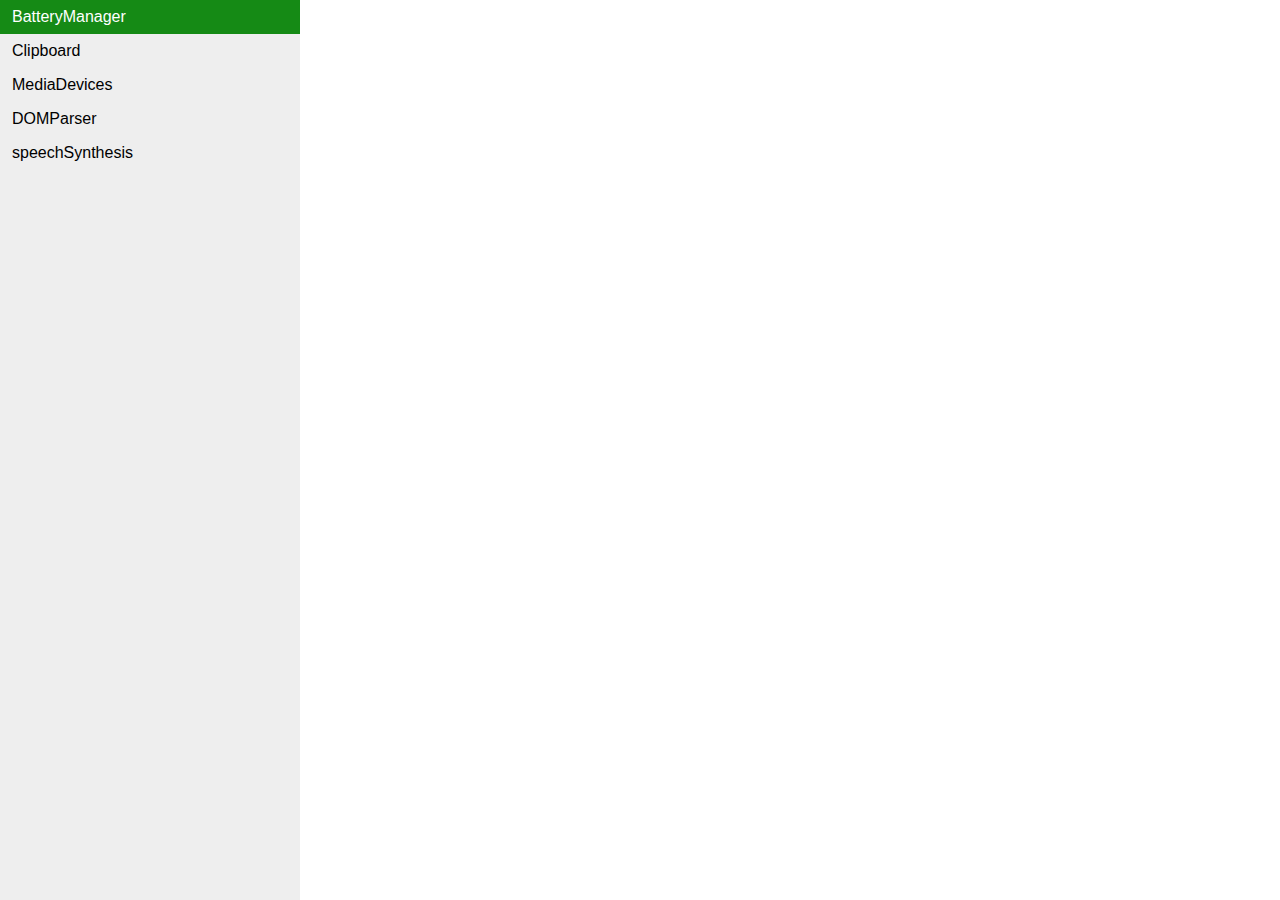
<file: index.html>
<!DOCTYPE html>
<html lang="en">

<head>
    <meta charset="UTF-8">
    <meta http-equiv="X-UA-Compatible" content="IE=edge">
    <meta name="viewport" content="width=device-width, initial-scale=1.0">
    <title>Document</title>
    <link rel="stylesheet" href="./css/style.css">
</head>

<body>

    <div class="wrapper">
        <div class="sidebar">
            <ul class="sidebar__list">
                <li class="list__item"><a href="./batery.html" class="link">BatteryManager</a></li>
                <li class="list__item"><a href="./clipboard.html" class="link">Clipboard</a></li>
                <li class="list__item"><a href="./mediaDevices.html" class="link">MediaDevices</a></li>
                <li class="list__item"><a href="./DOMParser.html" class="link">DOMParser</a></li>
                <li class="list__item"><a href="./speechSynthesis.html" class="link">speechSynthesis</a></li>

            </ul>
        </div>
        <div class="content"></div>
    </div>
</body>

</html>
</file>
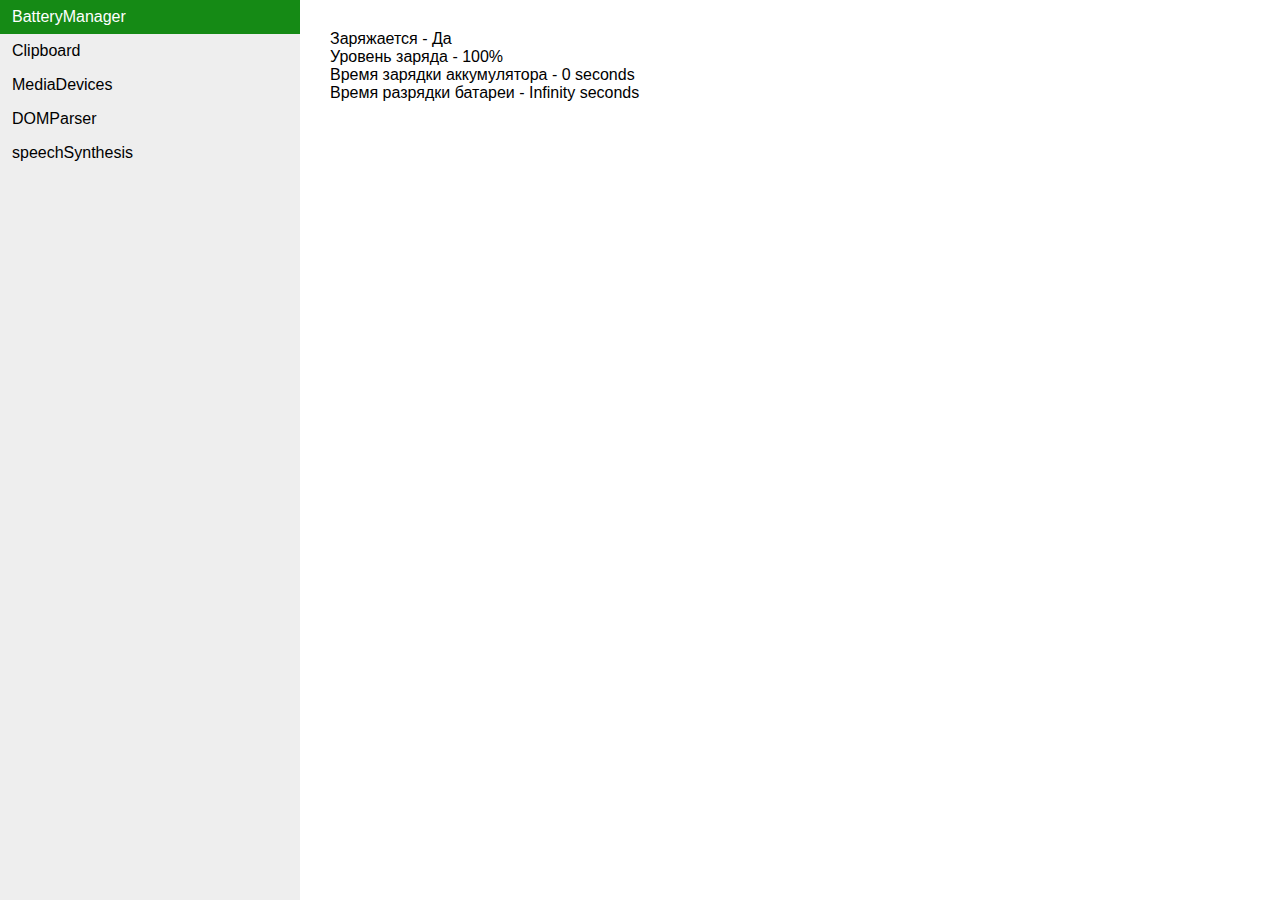
<file: batery.html>
<!DOCTYPE html>
<html lang="en">

<head>
    <meta charset="UTF-8">
    <meta http-equiv="X-UA-Compatible" content="IE=edge">
    <meta name="viewport" content="width=device-width, initial-scale=1.0">
    <title>Document</title>
    <link rel="stylesheet" href="./css/style.css">
</head>

<body>

    <div class="wrapper">
        <div class="sidebar">
            <ul class="sidebar__list">
                <li class="list__item"><a href="./batery.html" class="link">BatteryManager</a></li>
                <li class="list__item"><a href="./clipboard.html" class="link">Clipboard</a></li>
                <li class="list__item"><a href="./mediaDevices.html" class="link">MediaDevices</a></li>
                <li class="list__item"><a href="./DOMParser.html" class="link">DOMParser</a></li>
                <li class="list__item"><a href="./speechSynthesis.html" class="link">speechSynthesis</a></li>

            </ul>
        </div>
        <div class="content">
            <div class="batery">
                <ul class="batery-list">
                    <li class="batery-list__item">
                        <span>Заряжается</span> - <span class="charging">0</span>
                    </li>
                    <li class="batery-list__item">
                        <span>Уровень заряда</span> - <span class="batery-level">0</span>
                    </li>
                    <li class="batery-list__item">
                        <span>Время зарядки аккумулятора</span> - <span class="charging-time">0</span>
                    </li>
                    <li class="batery-list__item">
                        <span>Время разрядки батареи</span> - <span class="discharging-time">0</span>
                    </li>
                </ul>
            </div>
        </div>
    </div>
    <script src="./batteryManager.js"></script>

</body>

</html>
</file>
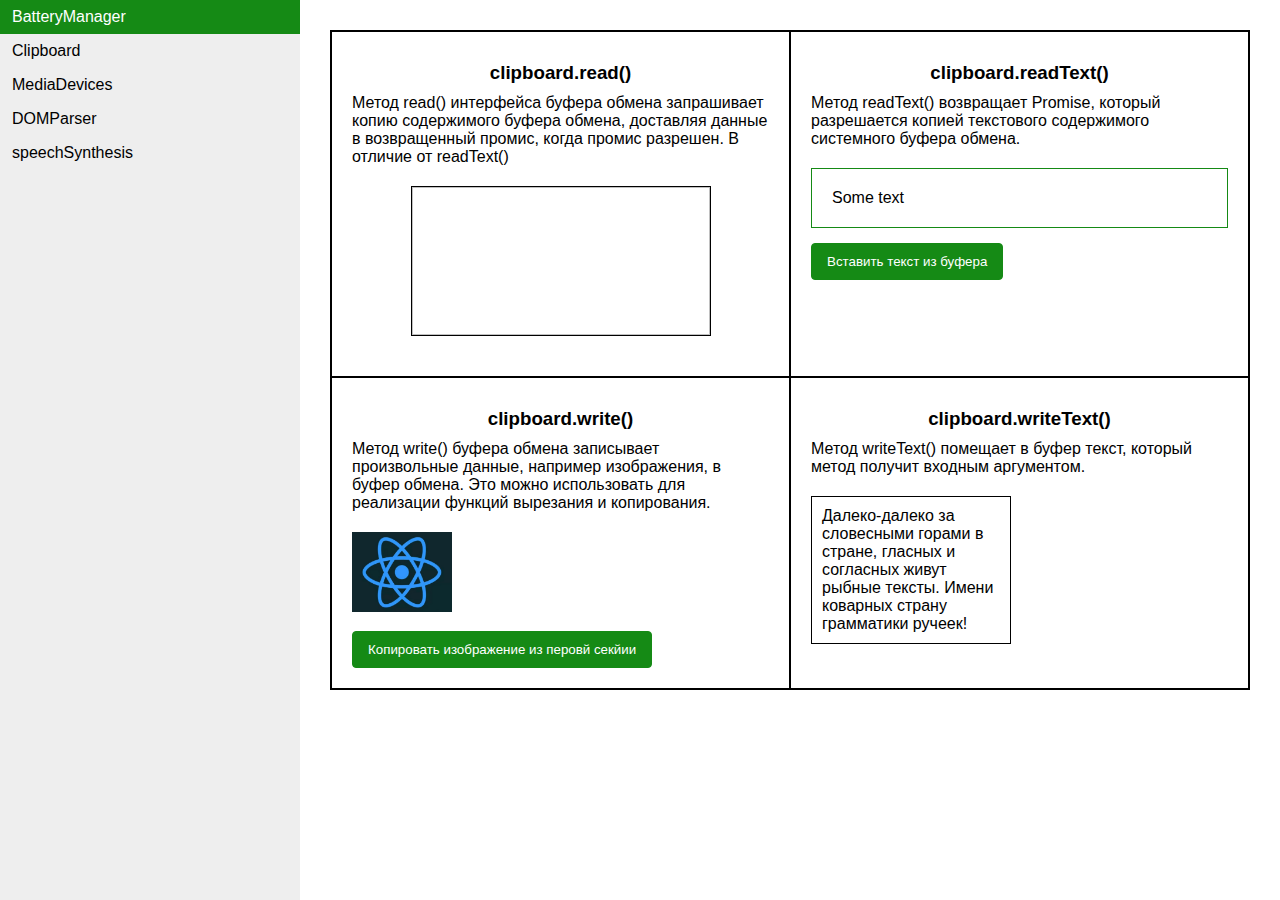
<file: clipboard.html>
<!DOCTYPE html>
<html lang="en">

<head>
    <meta charset="UTF-8">
    <meta http-equiv="X-UA-Compatible" content="IE=edge">
    <meta name="viewport" content="width=device-width, initial-scale=1.0">
    <title>Document</title>
    <link rel="stylesheet" href="./css/style.css">
</head>

<body>

    <div class="wrapper">
        <div class="sidebar">
            <ul class="sidebar__list">
                <li class="list__item"><a href="./batery.html" class="link">BatteryManager</a></li>
                <li class="list__item"><a href="./clipboard.html" class="link">Clipboard</a></li>
                <li class="list__item"><a href="./mediaDevices.html" class="link">MediaDevices</a></li>
                <li class="list__item"><a href="./DOMParser.html" class="link">DOMParser</a></li>
                <li class="list__item"><a href="./speechSynthesis.html" class="link">speechSynthesis</a></li>

            </ul>
        </div>
        <div class="content">
            <div class="clipboard">
                <div class="clipboard__item">
                    <h3 class="title">clipboard.read()</h3>
                    <p class="clipboard__description">Метод read() интерфейса буфера обмена запрашивает копию
                        содержимого буфера обмена, доставляя данные в возвращенный промис, когда промис разрешен. В
                        отличие от readText()</p>
                    <img id="destination" />
                    <p class="clipboard__error"></p>
                </div>
                <div class="clipboard__item">
                    <h3 class="title">clipboard.readText()</h3>
                    <p class="clipboard__description">Метод readText() возвращает Promise,
                        который разрешается копией текстового содержимого системного буфера обмена.</p>
                    <p class="test-description">Some text</p>
                    <button class="btn">Вставить текст из буфера</button>
                </div>
                <div class="clipboard__item">
                    <h3 class="title">clipboard.write()</h3>
                    <p class="clipboard__description">Метод write() буфера обмена записывает произвольные данные,
                        например
                        изображения, в буфер обмена. Это можно использовать для реализации
                        функций вырезания и копирования.</p>
                        <img class="clipboard__img" src="./react.jpg" alt="">
                        <button class="btn copy-image">Копировать изображение из перовй секйии</button>
                </div>
                <div class="clipboard__item">
                    <h3 class="title">clipboard.writeText()</h3>
                    <p class="clipboard__description">Метод writeText() помещает в буфер текст, который метод получит входным аргументом.</p>
                    <p class="clipboard__copy">Далеко-далеко за словесными горами в стране, гласных и согласных живут рыбные тексты. Имени коварных
                        страну грамматики ручеек!</p>
                </div>
            </div>

        </div>
    </div>
    <script src="./сlipboard.js"></script>

</body>

</html>
</file>
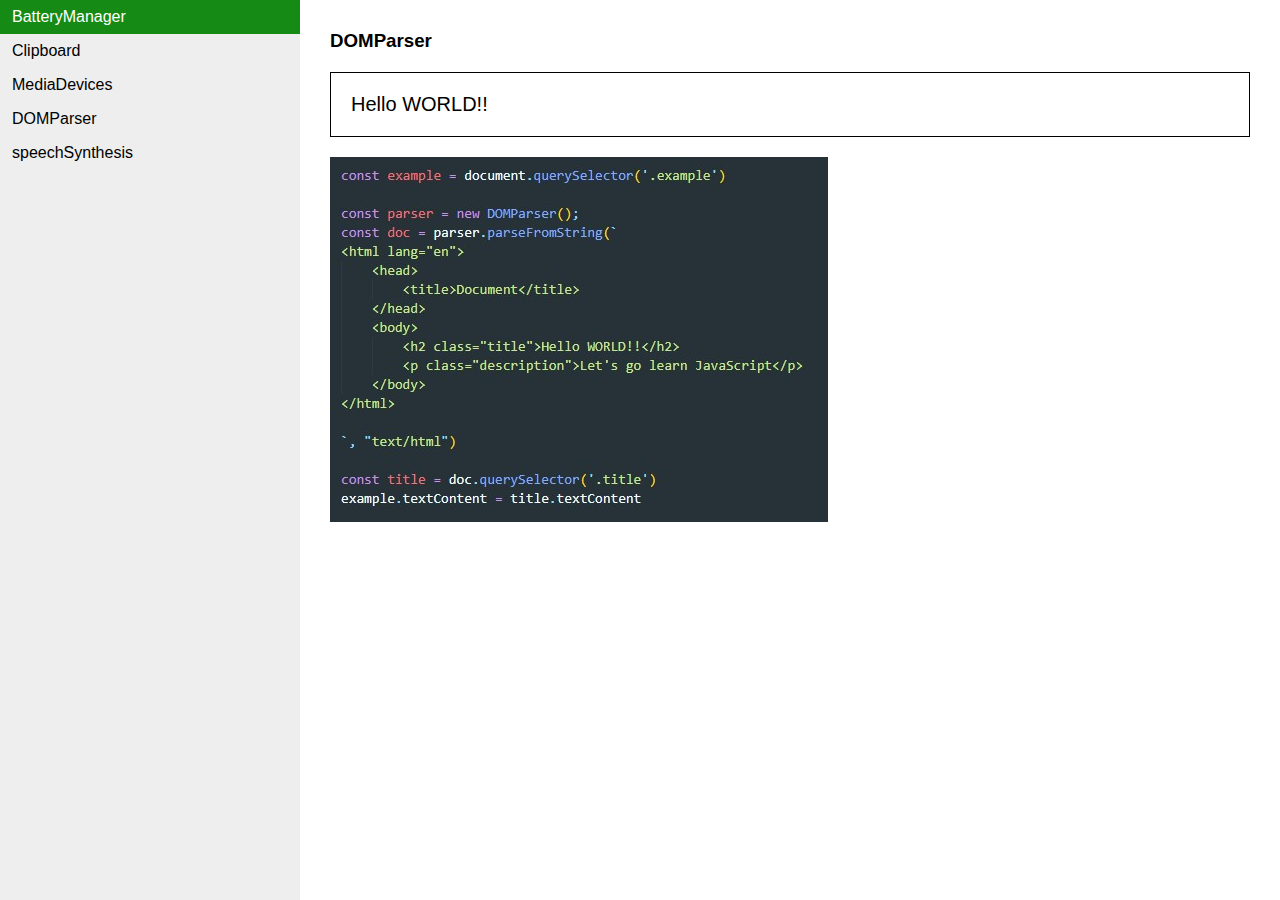
<file: DOMParser.html>
<!DOCTYPE html>
<html lang="en">

<head>
    <meta charset="UTF-8">
    <meta http-equiv="X-UA-Compatible" content="IE=edge">
    <meta name="viewport" content="width=device-width, initial-scale=1.0">
    <title>Document</title>
    <link rel="stylesheet" href="./css/style.css">
</head>

<body>

    <div class="wrapper">
        <div class="sidebar">
            <ul class="sidebar__list">
                <li class="list__item"><a href="./batery.html" class="link">BatteryManager</a></li>
                <li class="list__item"><a href="./clipboard.html" class="link">Clipboard</a></li>
                <li class="list__item"><a href="./mediaDevices.html" class="link">MediaDevices</a></li>
                <li class="list__item"><a href="./DOMParser.html" class="link">DOMParser</a></li>
                <li class="list__item"><a href="./speechSynthesis.html" class="link">speechSynthesis</a></li>

            </ul>
        </div>
        <div class="content">
            <h3>DOMParser</h3>
            <p class="example"></p>
            <img src="./parser.jpg" alt="">
        </div>
    </div>


    <script src="./DOMParser.js">

    </script>


</body>




</html>
</file>
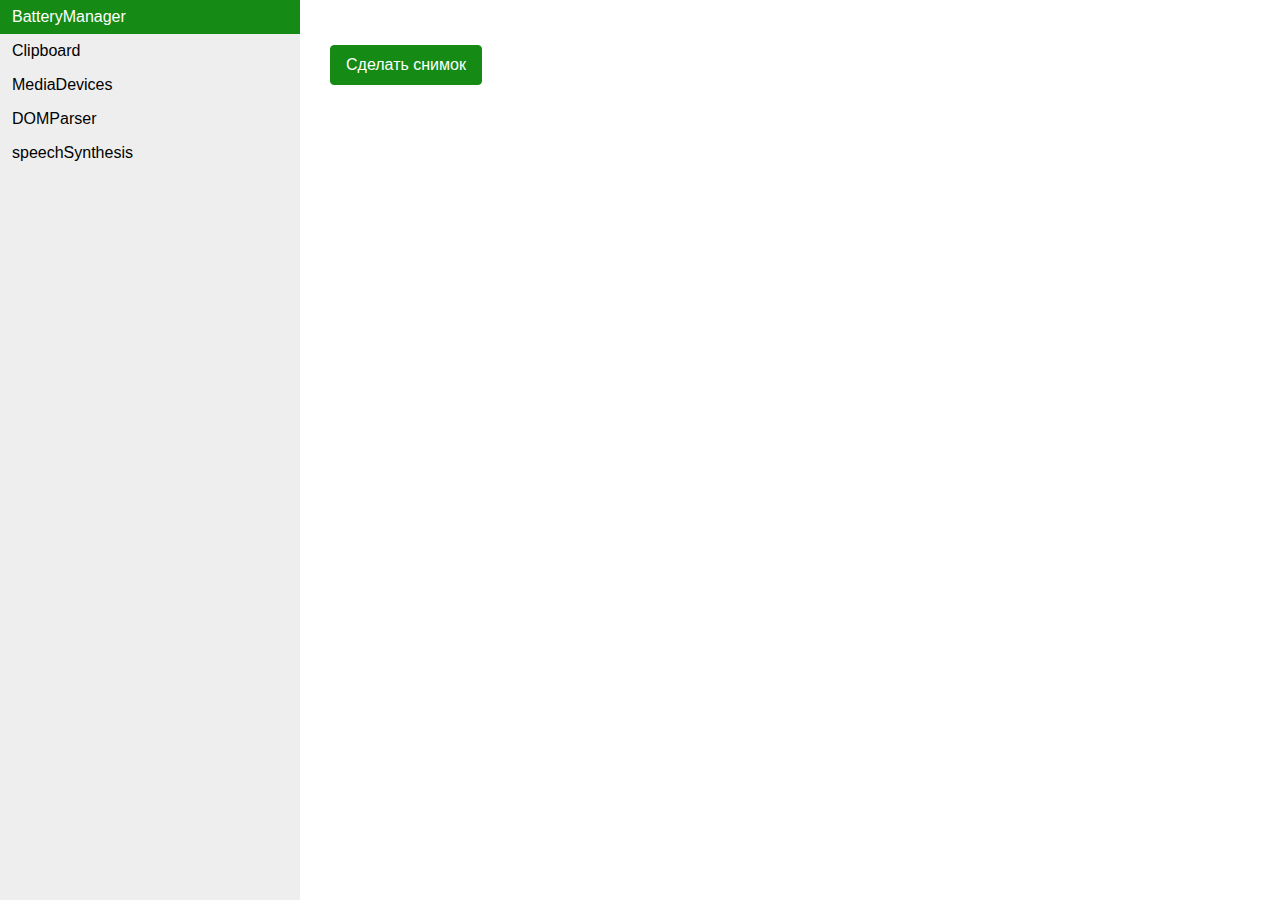
<file: mediaDevices.html>
<!DOCTYPE html>
<html lang="en">

<head>
    <meta charset="UTF-8">
    <meta http-equiv="X-UA-Compatible" content="IE=edge">
    <meta name="viewport" content="width=device-width, initial-scale=1.0">
    <title>Document</title>
    <link rel="stylesheet" href="./css/style.css">
</head>

<body>

    <div class="wrapper">
        <div class="sidebar">
            <ul class="sidebar__list">
                <li class="list__item"><a href="./batery.html" class="link">BatteryManager</a></li>
                <li class="list__item"><a href="./clipboard.html" class="link">Clipboard</a></li>
                <li class="list__item"><a href="./mediaDevices.html" class="link">MediaDevices</a></li>
                <li class="list__item"><a href="./DOMParser.html" class="link">DOMParser</a></li>
                <li class="list__item"><a href="./speechSynthesis.html" class="link">speechSynthesis</a></li>

            </ul>
        </div>
        <div class="content">
            <div class="btn dib mediaDevices__btn">Сделать снимок</div>
            <div class="mediaDevices__wrapper"></div>
           
        </div>
    </div>
    <script src="./mediaDevices.js"></script>

</body>

</html>
</file>
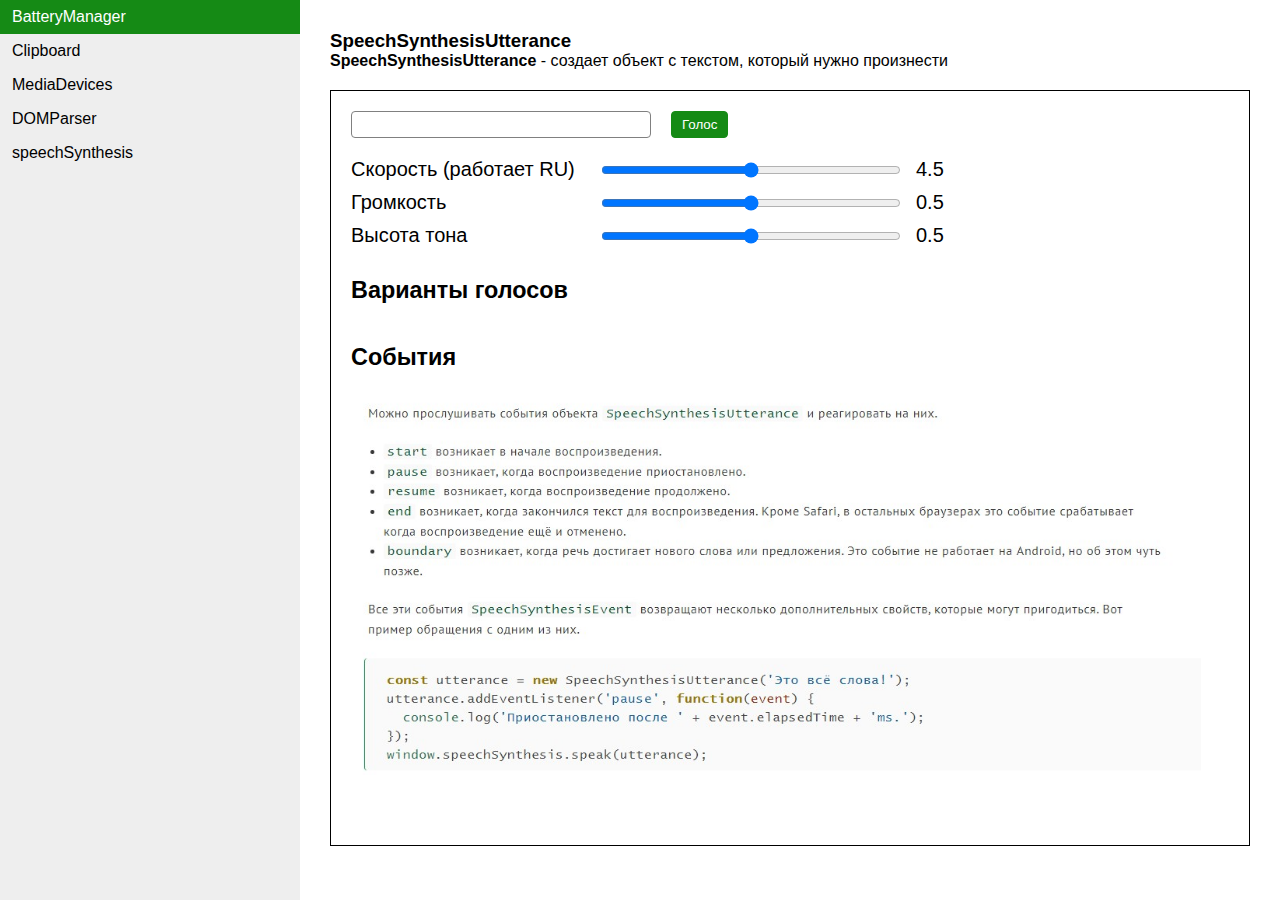
<file: speechSynthesis.html>
<!DOCTYPE html>
<html lang="en">

<head>
    <meta charset="UTF-8">
    <meta http-equiv="X-UA-Compatible" content="IE=edge">
    <meta name="viewport" content="width=device-width, initial-scale=1.0">
    <title>Document</title>
    <link rel="stylesheet" href="./css/style.css">
</head>

<body>

    <div class="wrapper">
        <div class="sidebar">
            <ul class="sidebar__list">
                <li class="list__item"><a href="./batery.html" class="link">BatteryManager</a></li>
                <li class="list__item"><a href="./clipboard.html" class="link">Clipboard</a></li>
                <li class="list__item"><a href="./mediaDevices.html" class="link">MediaDevices</a></li>
                <li class="list__item"><a href="./DOMParser.html" class="link">DOMParser</a></li>
                <li class="list__item"><a href="./speechSynthesis.html" class="link">speechSynthesis</a></li>
            </ul>
        </div>
        <div class="content">
            <h3>SpeechSynthesisUtterance</h3>
            <p><b>SpeechSynthesisUtterance</b> - создает объект с текстом, который нужно произнести</p>
            <div class="example">
                <div class="speech__Wrapper">
                    <input type="text" class="speech__input">
                    <button class="btn">Голос</button>
                </div>

                <div class="speech__Wrapper">
                    <label class="speed speech__control">
                        <span class="label">Скорость (работает RU) </span>
                        <input type="range" min="1" max="8" step="0.25" class="input speed__input">
                        <span class="speed__valie"></span>
                    </label>

                    <label class="loud speech__control">
                        <span class="label">Громкость </span>
                        <input type="range" min="0" max="1" step="0.1" class="input loud__input">
                        <span class="loud__valie"></span>
                    </label>

                    <label class="loud speech__control">
                        <span class="label">Высота тона </span>
                        <input type="range" min="0" max="1" step="0.1" class="input step__input">
                        <span class="step__value"></span>
                    </label>
                </div>


             
                <div class="speech__Wrapper voices">
                    <h3>Варианты голосов</h3>
                   
                </div>
                <div class="speech__Wrapper voices">
                    <h3>События</h3>
                    <img class="speech__img" src="./speack.jpg" alt="">
                   
                </div>


            </div>
        </div>
    </div>
</body>

<script src="./speechSynthesis.js"></script>

</html>
</file>
<file: css/style.css>
*{margin:0;padding:0;-webkit-box-sizing:border-box;box-sizing:border-box;font-family:sans-serif}a{text-decoration:none}ul,ol{list-style-type:none}#source{width:100px;margin:0 1rem;border:1px solid #000}#destination{display:-webkit-box;display:-webkit-flex;display:-ms-flexbox;display:flex;width:300px;height:150px;margin:0 1rem;border:1px solid #000;cursor:pointer;margin:auto;margin-top:20px;-o-object-fit:cover;object-fit:cover}.clipboard__copy{width:200px;font-size:16px;border:1px solid #000;cursor:pointer;padding:10px;margin-top:20px}.active{background-color:#158a15;color:#fff}.wrapper{display:-webkit-box;display:-webkit-flex;display:-ms-flexbox;display:flex}.sidebar{-webkit-flex-basis:300px;-ms-flex-preferred-size:300px;flex-basis:300px;background-color:#eee;height:100vh;-webkit-flex-shrink:0;-ms-flex-negative:0;flex-shrink:0}.sidebar__list{position:fixed;top:0;left:0;bottom:0;width:300px;background-color:#eee;height:100vh}.link{padding:8px 12px;display:-webkit-box;display:-webkit-flex;display:-ms-flexbox;display:flex;color:inherit}.link:hover{background-color:#158a15;color:#fff}.content{padding:30px;-webkit-box-flex:1;-webkit-flex-grow:1;-ms-flex-positive:1;flex-grow:1}.clipboard{display:-webkit-box;display:-webkit-flex;display:-ms-flexbox;display:flex;-webkit-flex-wrap:wrap;-ms-flex-wrap:wrap;flex-wrap:wrap;border:1px solid #000}.clipboard__item{border:1px solid #000;width:50%;min-height:300px;padding:20px}.clipboard__error{text-align:center;color:red;font-weight:bold;margin:20px auto}.clipboard__img{width:100px;margin-top:20px}.title{text-align:center;margin:10px 0}.btn{background-color:#158a15;color:#fff;border-radius:4px;cursor:pointer;border:1px solid #158a15;outline:none;padding:10px 15px;display:block;margin-top:15px;-webkit-transition:.3s;-o-transition:.3s;transition:.3s}.btn:hover{background-color:rgba(0,0,0,0);color:#158a15}.test-description{padding:20px;border:1px solid #158a15;margin-top:20px}.dib{display:inline-block}.mediaDevices__wrapper{display:-webkit-box;display:-webkit-flex;display:-ms-flexbox;display:flex;-webkit-flex-wrap:wrap;-ms-flex-wrap:wrap;flex-wrap:wrap;gap:20px;margin-top:50px}.mediaDevices__image{width:calc(50% - 20px)}.example{margin:20px 0;font-size:20px}.example{padding:20px;border:1px solid #000;margin-bottom:20px}.speech__input{border-radius:4px;border:1px solid gray;padding:5px 10px;outline:none;width:300px;color:gray}.speech__Wrapper{display:-webkit-box;display:-webkit-flex;display:-ms-flexbox;display:flex;-webkit-box-align:center;-webkit-align-items:center;-ms-flex-align:center;align-items:center;-webkit-flex-wrap:wrap;-ms-flex-wrap:wrap;flex-wrap:wrap;margin-bottom:20px}.speech__Wrapper button{margin-top:0;margin-left:20px;padding:5px 10px}.speech__control{display:block;margin-bottom:10px;-webkit-flex-basis:100%;-ms-flex-preferred-size:100%;flex-basis:100%}.speech__img{max-width:850px;margin-bottom:30px}.input{width:300px;margin-right:15px}.voices{display:-webkit-box;display:-webkit-flex;display:-ms-flexbox;display:flex;-webkit-flex-wrap:wrap;-ms-flex-wrap:wrap;flex-wrap:wrap;-webkit-box-align:start;-webkit-align-items:flex-start;-ms-flex-align:start;align-items:flex-start;margin-top:20px}.voices h3{margin-bottom:20px;display:block;-webkit-flex-basis:100%;-ms-flex-preferred-size:100%;flex-basis:100%}.voise-item{margin-bottom:20px;cursor:pointer;width:40%;-webkit-user-select:none;-moz-user-select:none;-ms-user-select:none;user-select:none}.speed,.loud{display:-webkit-box;display:-webkit-flex;display:-ms-flexbox;display:flex;-webkit-box-align:center;-webkit-align-items:center;-ms-flex-align:center;align-items:center}.label{display:inline-block;width:250px}/*# sourceMappingURL=style.css.map */
</file>
